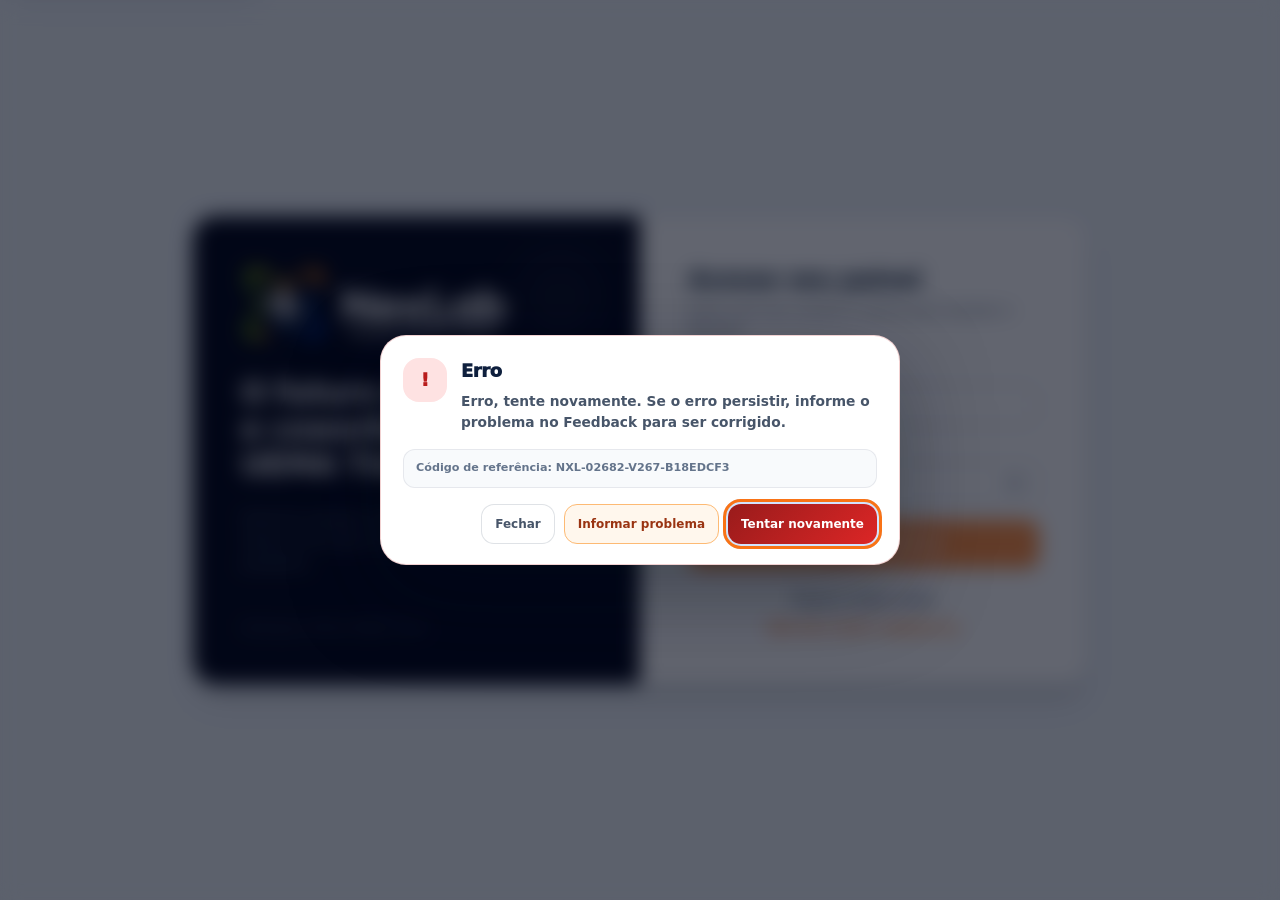
<file: index.html>
<!doctype html>
<html lang="pt-BR">
  <head>
    <meta charset="UTF-8" />
    <meta name="viewport" content="width=device-width, initial-scale=1.0, viewport-fit=cover" />
    <meta name="theme-color" content="#0B2A63" />
    <meta name="application-name" content="NexLab" />
    <meta name="nexlab-version" content="0.26.82" />
    <meta name="nexlab-revision" content="beta-0-26-82-teste-correcao-auditoria-20261126" />
    <meta name="mobile-web-app-capable" content="yes" />
    <meta name="apple-mobile-web-app-capable" content="yes" />
    <meta name="apple-mobile-web-app-status-bar-style" content="default" />
    <meta name="apple-mobile-web-app-title" content="NexLab" />
    <meta name="description" content="Gestão interna do Coworking Space UEMA Timon — projetos, equipes, agenda e operação do laboratório." />
    <meta name="referrer" content="strict-origin-when-cross-origin" />
    <meta http-equiv="Content-Security-Policy" content="default-src 'self'; base-uri 'self'; object-src 'none'; form-action 'self'; frame-src 'none'; script-src 'self'; style-src 'self' 'unsafe-inline'; img-src 'self' data: blob: https:; font-src 'self' data:; connect-src 'self' https://*.supabase.co wss://*.supabase.co https://*.r2.cloudflarestorage.com https://nexlab-communication.sampaiosanders71.workers.dev; worker-src 'self'; manifest-src 'self'; media-src 'none';" />
    <title>NexLab</title>
    <style id="nexlab-startup-shell-style">
      html,body,#root{min-height:100%;margin:0}body{background:#f5f6f8;color:#10233f;font-family:Arial,sans-serif}
      .nexlab-startup-shell{min-height:100vh;display:flex;align-items:center;justify-content:center;padding:28px;box-sizing:border-box;text-align:center}
      .nexlab-startup-card{width:min(360px,100%);display:grid;justify-items:center;gap:14px}
      .nexlab-startup-logo{width:112px;height:112px;object-fit:contain;border-radius:26px}
      .nexlab-startup-title{margin:0;font-size:22px}.nexlab-startup-status{margin:0;color:#52637b;line-height:1.5}
      .nexlab-startup-spinner{width:30px;height:30px;border:3px solid #d8e0eb;border-top-color:#0b2a63;border-radius:50%;animation:nexlabStartupSpin .8s linear infinite}
      .nexlab-startup-recovery{display:none;margin-top:4px;padding:14px;border:1px solid #d9e1eb;border-radius:14px;background:#fff}
      .nexlab-startup-recovery.is-visible{display:block}.nexlab-startup-retry{display:inline-block;margin-top:10px;padding:10px 16px;border-radius:10px;background:#0b2a63;color:#fff;text-decoration:none;font-weight:700}
      @keyframes nexlabStartupSpin{to{transform:rotate(360deg)}}@media(prefers-reduced-motion:reduce){.nexlab-startup-spinner{animation:none}}
    </style>
    <!-- NEXLAB Beta 0.26.82: Equipes e Tarefas integradas, com rolagem, responsividade e acessibilidade revisadas. -->
    <link rel="icon" type="image/png" sizes="192x192" href="./icons/nexlab-favicon-rounded.png?v=brand-r50" />
    <link rel="apple-touch-icon" sizes="180x180" href="./icons/apple-touch-icon.png?v=brand-r50" />
    <script src="./assets/nexlab-config.js?v=app-beta-0-26-82-teste-correcao-auditoria-20261126"></script>
    <script src="./assets/nexlab-release-identity.js?v=app-beta-0-26-82-teste-correcao-auditoria-20261126"></script>
    <script src="./assets/nexlab-module-recovery.js?v=app-beta-0-26-82-teste-correcao-auditoria-20261126"></script>
    <script src="./assets/nexlab-rpc-registry.js?v=app-beta-0-26-82-teste-correcao-auditoria-20261126"></script>
    <script src="./assets/nexlab-profile-preview.js?v=app-beta-0-26-82-teste-correcao-auditoria-20261126"></script>
    <script defer src="./assets/nexlab-admin-ui-guard.js?v=app-beta-0-26-82-teste-correcao-auditoria-20261126"></script>
    <link rel="manifest" href="./manifest.webmanifest?pwa=nexlab-identity-v2-20260926" />
    <link rel="preconnect" href="https://eahldhabwulnwhuwrhvc.supabase.co" crossorigin />
<link rel="modulepreload" href="./assets/nexlab-runtime-vendor.js?v=app-beta-0-26-82-teste-correcao-auditoria-20261126" />
    <link rel="modulepreload" href="./assets/nexlab-runtime-shared.js?v=app-beta-0-26-82-teste-correcao-auditoria-20261126" />
    <link rel="stylesheet" href="./assets/nexlab-entry-v02682.css?v=app-beta-0-26-82-teste-correcao-auditoria-20261126" />
    <style id="nexlab-agenda-mobile-critical-v02682">
      /* Emergency structural fallback: prevents the monthly Agenda from collapsing into a linear text list on mobile. */
      @media (max-width:767px){
        .nexlab-agenda-integrated-grid-v02682{display:grid!important;grid-template-columns:minmax(0,1fr)!important;width:100%!important;min-width:0!important}
        .nexlab-agenda-month-nav-v02682{display:grid!important;grid-template-columns:44px minmax(0,1fr) 44px!important;align-items:center!important;width:100%!important;min-width:0!important;background:#07284b!important}
        .nexlab-agenda-month-title-v02682 h3{color:#fff!important;-webkit-text-fill-color:#fff!important;opacity:1!important}
        .nexlab-agenda-calendar-grid-v02682{display:grid!important;grid-template-columns:repeat(7,minmax(0,1fr))!important;width:100%!important;min-width:0!important}
        .nexlab-agenda-weekday-v02682{display:flex!important;align-items:center!important;justify-content:center!important;min-width:0!important}
        .nexlab-agenda-day-v02682{display:flex!important;flex-direction:column!important;min-width:0!important;width:auto!important}
        .nexlab-agenda-day-indicators-v02682{display:flex!important;flex-direction:row!important;flex-wrap:nowrap!important}
        .nexlab-agenda-list-panel-v02682{display:flex!important;flex-direction:column!important;width:100%!important;min-width:0!important}
        .nexlab-agenda-day-group-items-v02682{display:grid!important;grid-template-columns:minmax(0,1fr)!important}
        .nexlab-agenda-activity-summary-v02682{display:grid!important;grid-template-columns:30px minmax(0,1fr) auto auto!important;min-width:0!important}
      }
    </style>
    <link rel="stylesheet" href="./assets/nexlab-history-maintenance-v02682.css?v=app-beta-0-26-82-teste-correcao-auditoria-20261126" />
    <script src="./assets/nexlab-bootstrap.js?v=app-beta-0-26-82-teste-correcao-auditoria-20261126"></script>
    <script src="./assets/nexlab-dialogs.js?v=app-beta-0-26-82-teste-correcao-auditoria-20261126"></script>
    <script src="./assets/nexlab-runtime-realtime-core.js?v=app-beta-0-26-82-teste-correcao-auditoria-20261126"></script>
    <script defer src="./assets/nexlab-update-manager.js?v=app-beta-0-26-82-teste-correcao-auditoria-20261126"></script>
    <script src="./assets/nexlab-runtime-realtime-hub.js?v=app-beta-0-26-82-teste-correcao-auditoria-20261126"></script>
    <script defer src="./assets/nexlab-push-navigation.js?v=app-beta-0-26-82-teste-correcao-auditoria-20261126"></script>
    <script defer src="./assets/nexlab-device-homologation.js?v=app-beta-0-26-82-teste-correcao-auditoria-20261126"></script>
    <script defer src="./assets/nexlab-release-gate.js?v=app-beta-0-26-82-teste-correcao-auditoria-20261126"></script>
    <script type="module" src="./assets/nexlab-user-preferences.js?v=app-beta-0-26-82-teste-correcao-auditoria-20261126"></script>
    <script defer src="./assets/nexlab-notification-sidebar-badge-v02682.js?v=app-beta-0-26-82-teste-correcao-auditoria-20261126"></script>
    <script type="module" crossorigin src="./assets/nexlab-runtime-app.js?v=app-beta-0-26-82-teste-correcao-auditoria-20261126"></script>
    <script type="module" src="./assets/nexlab-myday-dashboard-v02682.js?v=app-beta-0-26-82-teste-correcao-auditoria-20261126"></script>
    <script defer src="./assets/nexlab-visual.js?v=app-beta-0-26-82-teste-correcao-auditoria-20261126"></script>
    <script defer src="./assets/nexlab-project-comments-v02682.js?v=app-beta-0-26-82-teste-correcao-auditoria-20261126"></script>
    <script defer src="./assets/nexlab-team-workspace-v02682.js?v=app-beta-0-26-82-teste-correcao-auditoria-20261126"></script>
    <script defer src="./assets/nexlab-responsive-v02671.js?v=app-beta-0-26-82-teste-correcao-auditoria-20261126"></script>
    <!-- Recursos não críticos são ativados após a primeira renderização. -->
    <script defer src="./assets/nexlab-auth-security.js?v=app-beta-0-26-82-teste-correcao-auditoria-20261126"></script>
<script defer src="./assets/nexlab-coordinator-validation.js?v=app-beta-0-26-82-teste-correcao-auditoria-20261126"></script>
    <script defer src="./assets/nexlab-admin-homologation.js?v=app-beta-0-26-82-teste-correcao-auditoria-20261126"></script>
    <link rel="stylesheet" href="./assets/nexlab-accessibility-v02682.css?v=app-beta-0-26-82-teste-correcao-auditoria-20261126" />
    <link rel="stylesheet" href="./assets/nexlab-settings.css?v=app-beta-0-26-82-teste-correcao-auditoria-20261126" />
    <link rel="stylesheet" href="./assets/nexlab-notifications-history-v02682.css?v=app-beta-0-26-82-teste-correcao-auditoria-20261126" />
<link rel="stylesheet" href="./assets/nexlab-communication-timings.css">
<link rel="stylesheet" href="./assets/nexlab-system-monitor-interface.css?v=app-beta-0-26-82-teste-correcao-auditoria-20261126">
<link rel="stylesheet" href="./assets/nexlab-ui-corrections.css">
    <link rel="stylesheet" href="./assets/nexlab-settings-approved.css?v=app-beta-0-26-82-teste-correcao-auditoria-20261126" />
<link rel="stylesheet" href="./assets/nexlab-reports-module-v02682.css?v=app-beta-0-26-82-teste-correcao-auditoria-20261126">
<link rel="stylesheet" href="./assets/nexlab-asset-groups-v02682.css?v=app-beta-0-26-82-teste-correcao-auditoria-20261126">
<link rel="stylesheet" href="./assets/nexlab-usage-mode-v02682.css?v=app-beta-0-26-82-teste-correcao-auditoria-20261126">
<script type="module" src="./assets/nexlab-usage-mode-interface-v02682.js?v=app-beta-0-26-82-teste-correcao-auditoria-20261126"></script>
<link rel="stylesheet" href="./assets/nexlab-operational-summary-v02682.css?v=app-beta-0-26-82-teste-correcao-auditoria-20261126">
</head>
  <body>
    <div id="root">
      <main id="nexlab-startup-shell" class="nexlab-startup-shell" aria-live="polite">
        <section class="nexlab-startup-card">
          <img class="nexlab-startup-logo" src="./brand/nexlab-icon.webp?v=brand-r50" alt="NEXLAB" width="112" height="112" />
          <h1 class="nexlab-startup-title">Abrindo o NEXLAB</h1>
          <div class="nexlab-startup-spinner" aria-hidden="true"></div>
          <p class="nexlab-startup-status">Carregando a interface salva no aparelho...</p>
          <div id="nexlab-startup-recovery" class="nexlab-startup-recovery">
            <strong>A abertura está demorando mais que o esperado.</strong>
            <p>O carregamento continua em segundo plano. Tente novamente caso a interface não apareça; seus dados não serão apagados.</p>
            <a class="nexlab-startup-retry" href="./index.html?nexlabStartupRetry=1">Tentar novamente</a>
          </div>
        </section>
      </main>
    </div>
    <noscript>O NEXLAB precisa do JavaScript ativado para funcionar.</noscript>
  </body>
</html>
</file>
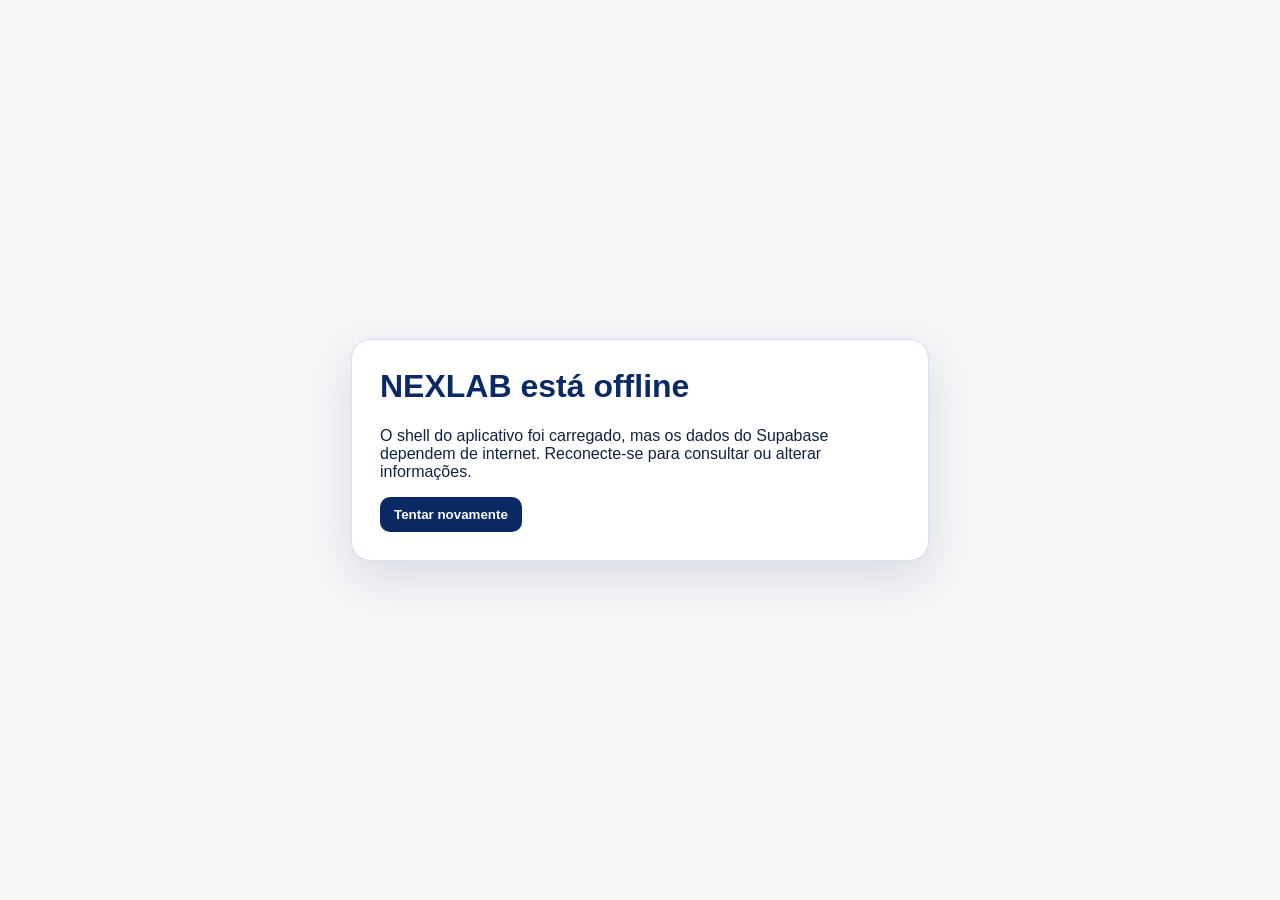
<file: offline.html>
<!doctype html><html lang="pt-BR"><head><meta charset="utf-8"><meta name="viewport" content="width=device-width,initial-scale=1"><meta name="theme-color" content="#0B2A63"><meta name="nexlab-version" content="0.26.82"><title>NEXLAB offline</title><style>body{font-family:Arial,sans-serif;margin:0;min-height:100vh;display:grid;place-items:center;background:#f5f6f8;color:#10233f}.card{max-width:520px;margin:20px;padding:28px;border:1px solid #d7e0ec;border-radius:20px;background:#fff;box-shadow:0 16px 44px rgba(16,35,63,.12)}h1{margin-top:0;color:#0b2a63}button{border:0;border-radius:10px;background:#0b2a63;color:#fff;padding:10px 14px;font-weight:700;cursor:pointer}</style></head><body><main class="card"><h1>NEXLAB está offline</h1><p>O shell do aplicativo foi carregado, mas os dados do Supabase dependem de internet. Reconecte-se para consultar ou alterar informações.</p><button type="button" onclick="location.reload()">Tentar novamente</button></main></body></html>
</file>
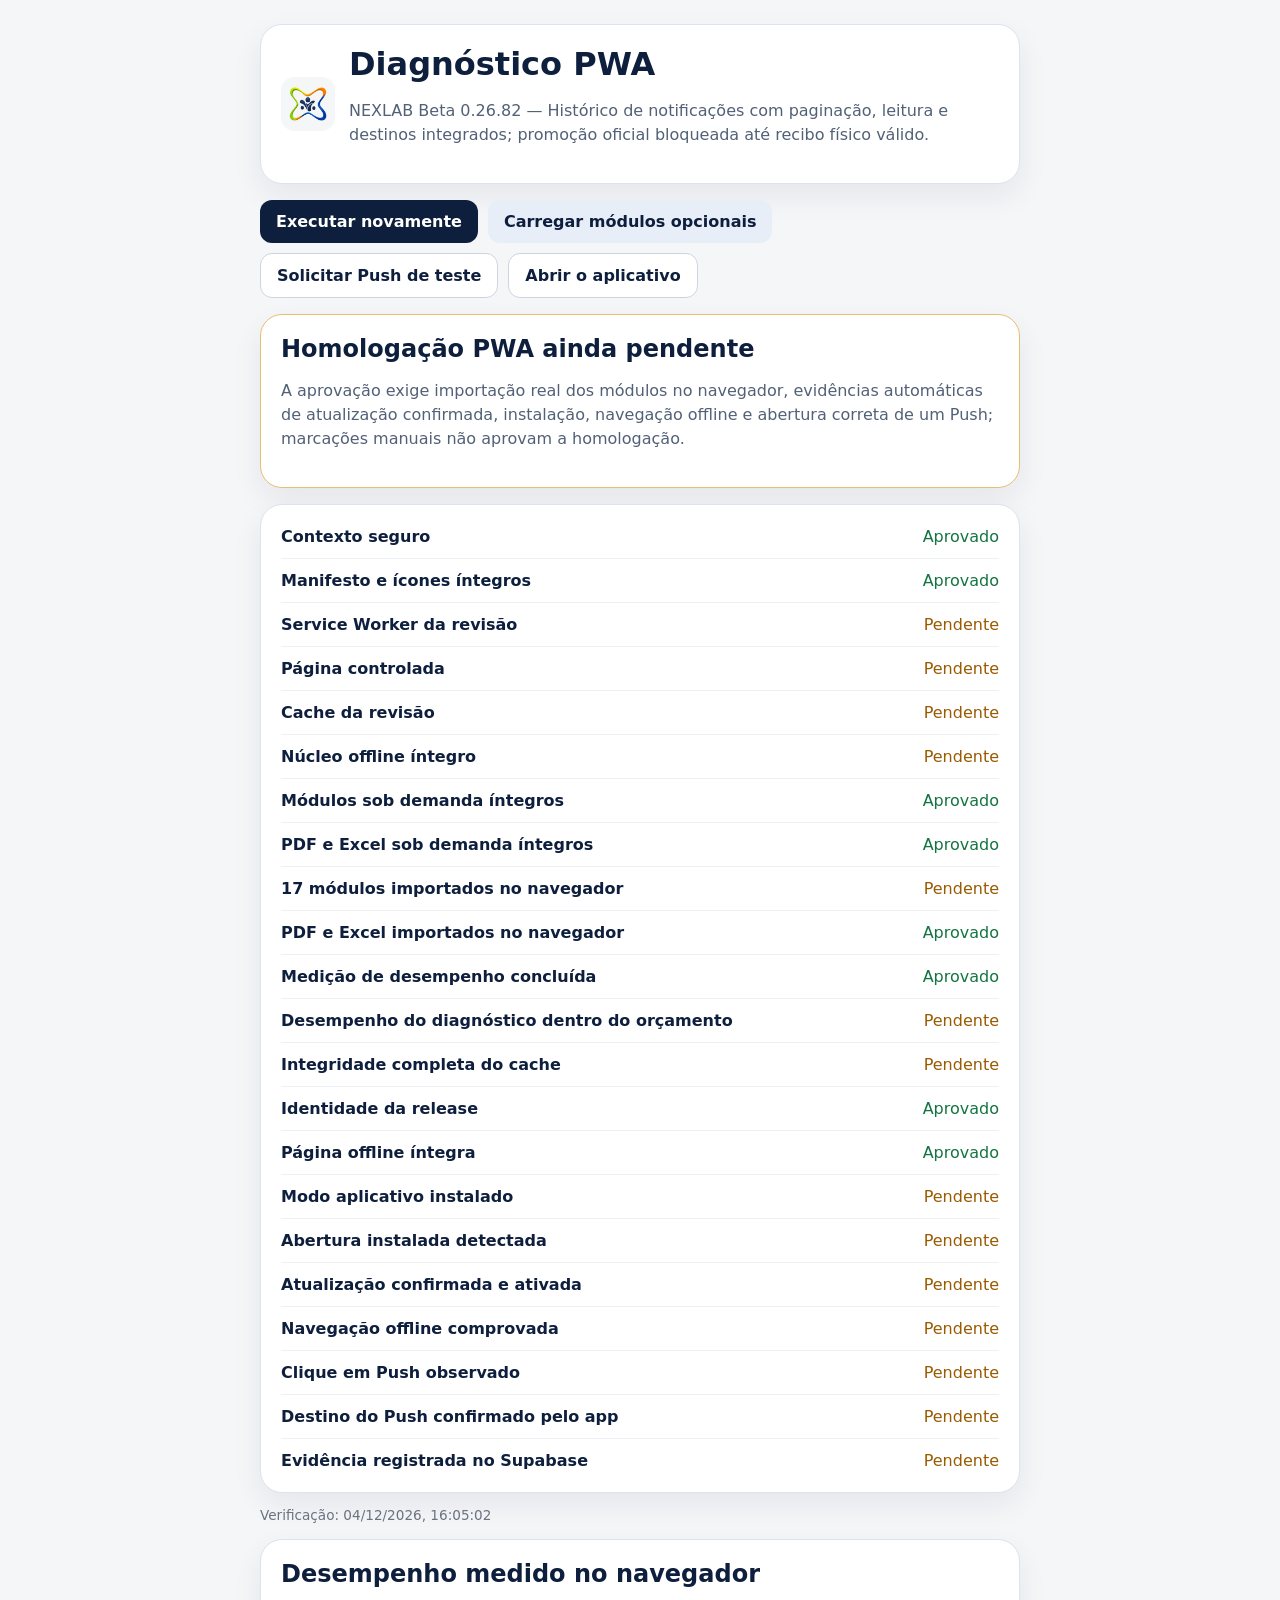
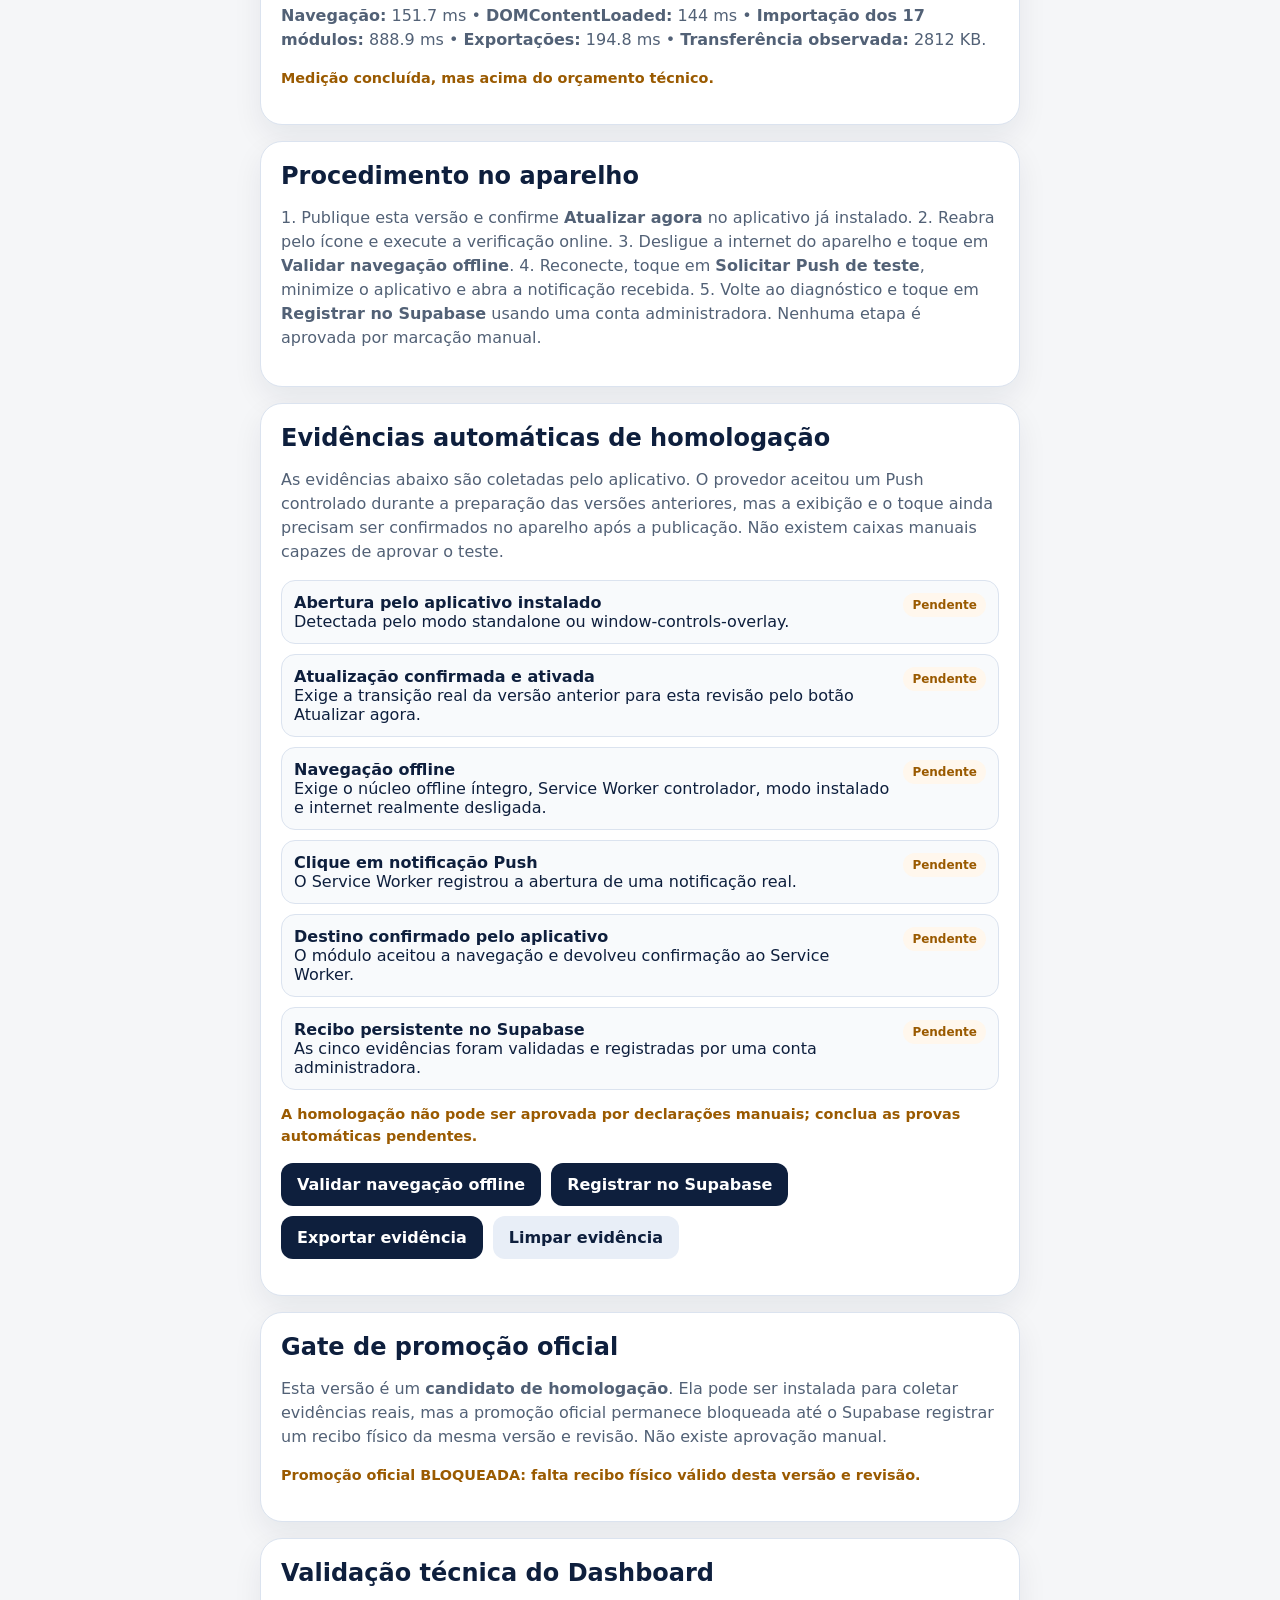
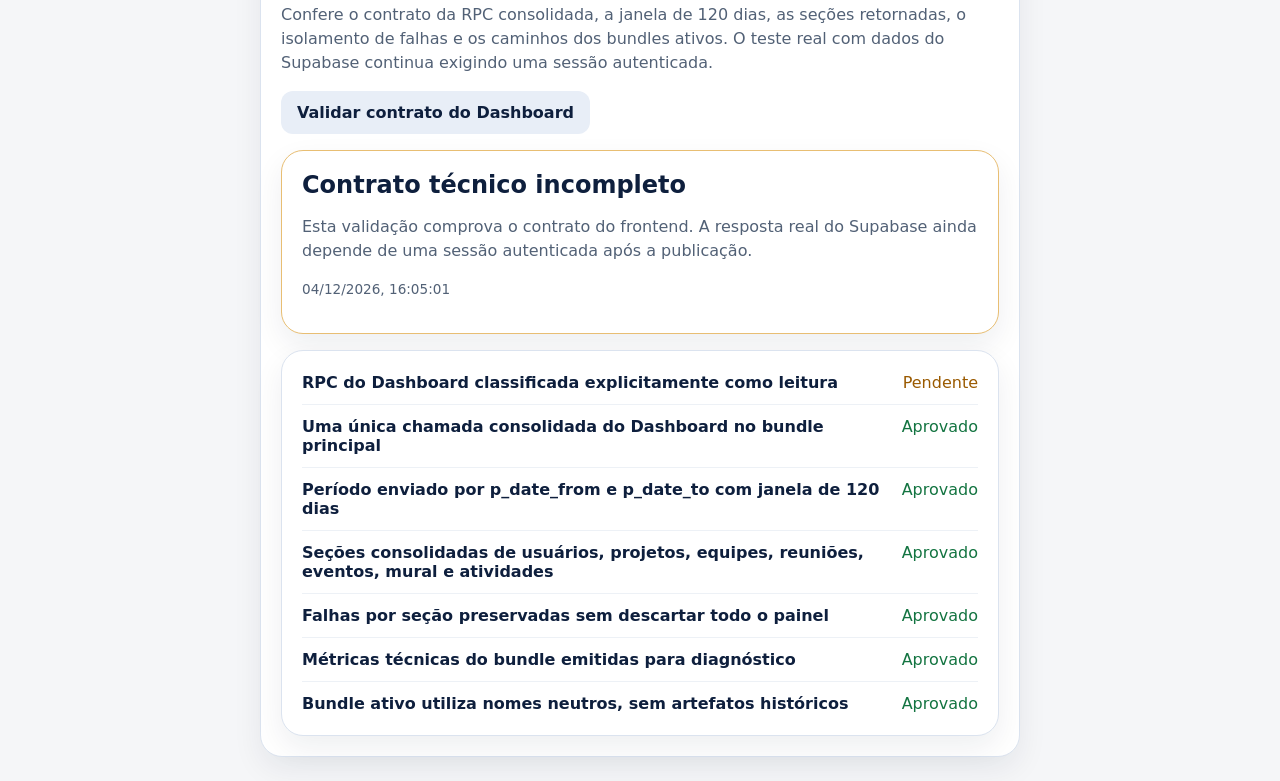
<file: pwa-check.html>
<!doctype html>
<html lang="pt-BR">
<head>
  <meta charset="UTF-8" />
  <meta name="viewport" content="width=device-width, initial-scale=1.0" />
  <meta name="robots" content="noindex,nofollow" />
  <meta name="theme-color" content="#0E1F3D" />
  <meta http-equiv="Content-Security-Policy" content="default-src 'self'; base-uri 'self'; object-src 'none'; form-action 'self'; script-src 'self'; style-src 'self' 'unsafe-inline'; img-src 'self' data:; connect-src 'self'; worker-src 'self'; manifest-src 'self';" />
  <title>Diagnóstico PWA — NEXLAB</title>
  <link rel="manifest" href="./manifest.webmanifest?pwa=nexlab-identity-v2-20260926" />
  <link rel="icon" href="./icons/nexlab-favicon-rounded.png?v=brand-r50" />
  <style>
    :root{font-family:Inter,system-ui,-apple-system,BlinkMacSystemFont,"Segoe UI",sans-serif;color:#0e1f3d;background:#f5f6f8}
    *{box-sizing:border-box} body{margin:0;min-height:100vh;padding:24px} main{max-width:760px;margin:0 auto}
    header,.summary,ul,.instructions{background:#fff;border:1px solid #dbe3ef;border-radius:22px;padding:20px;box-shadow:0 12px 30px rgba(14,31,61,.07)}
    header{display:flex;gap:14px;align-items:center;margin-bottom:16px} header img{width:54px;height:54px;border-radius:14px} h1,h2{margin:0} header p,.summary p,.instructions p{color:#526176;line-height:1.5}
    .actions{display:flex;flex-wrap:wrap;gap:10px;margin:16px 0} button,a{border:0;border-radius:12px;padding:12px 16px;font:inherit;font-weight:700;text-decoration:none;cursor:pointer} button{background:#0e1f3d;color:#fff} button.secondary{background:#e8eef7;color:#0e1f3d} button:disabled{opacity:.65;cursor:wait} a{background:#fff;color:#0e1f3d;border:1px solid #cbd5e1}
    .summary{margin-bottom:16px} .summary.ok{border-color:#86cfa6} .summary.pending{border-color:#e8be73}
    ul{list-style:none;margin:0;padding:10px 20px} li{display:flex;justify-content:space-between;gap:16px;padding:12px 0;border-bottom:1px solid #edf1f6} li:last-child{border-bottom:0} li.ok span{color:#137441} li.pending span{color:#9a5a00} .timestamp{font-size:.85rem;color:#6b7280}
    .instructions{margin-top:16px} code{background:#eef2f7;padding:2px 6px;border-radius:6px}.device-grid{display:grid;gap:10px;margin:14px 0}.device-check{display:flex;gap:10px;align-items:flex-start;padding:12px;border:1px solid #dbe3ef;border-radius:14px;background:#f8fafc}.device-check input{margin-top:3px;width:18px;height:18px}.device-status{font-size:.9rem;font-weight:800}.device-status.ok{color:#137441}.device-status.pending{color:#9a5a00}.evidence-pill{margin-left:auto;white-space:nowrap;font-size:.75rem;font-weight:900;padding:5px 9px;border-radius:999px}.evidence-pill.ok{background:#dcfce7;color:#137441}.evidence-pill.pending{background:#fff7ed;color:#9a5a00}
  </style>
  <script src="./assets/nexlab-release-identity.js?v=app-beta-0-26-82-teste-correcao-auditoria-20261126"></script>
  <script defer src="./assets/nexlab-pwa-readiness.js?v=app-beta-0-26-82-teste-correcao-auditoria-20261126"></script>
  <script defer src="./assets/nexlab-dashboard-readiness.js?v=app-beta-0-26-82-teste-correcao-auditoria-20261126"></script>
  <script defer src="./assets/nexlab-release-gate.js?v=app-beta-0-26-82-teste-correcao-auditoria-20261126"></script>
</head>
<body>
  <main>
    <header><img src="./icons/nexlab-192.png?v=brand-r50" alt="Ícone do NEXLAB" /><div><h1>Diagnóstico PWA</h1><p>NEXLAB Beta 0.26.82 — Histórico de notificações com paginação, leitura e destinos integrados; promoção oficial bloqueada até recibo físico válido.</p></div></header>
    <div class="actions"><button id="nexlab-run-pwa-check" type="button">Executar novamente</button><button id="nexlab-warm-pwa-assets" class="secondary" type="button">Carregar módulos opcionais</button><a href="./index.html?nexlabPushTest=1">Solicitar Push de teste</a><a href="./index.html">Abrir o aplicativo</a></div>
    <div id="nexlab-pwa-results" aria-live="polite"><section class="summary pending"><h2>Verificando...</h2><p>Aguarde a leitura do manifesto, Service Worker e cache.</p></section></div>
    <section class="instructions" id="nexlab-performance-results"><h2>Desempenho medido no navegador</h2><p>A medição será preenchida após a importação real dos módulos.</p></section>
    <section class="instructions"><h2>Procedimento no aparelho</h2><p>1. Publique esta versão e confirme <strong>Atualizar agora</strong> no aplicativo já instalado. 2. Reabra pelo ícone e execute a verificação online. 3. Desligue a internet do aparelho e toque em <strong>Validar navegação offline</strong>. 4. Reconecte, toque em <strong>Solicitar Push de teste</strong>, minimize o aplicativo e abra a notificação recebida. 5. Volte ao diagnóstico e toque em <strong>Registrar no Supabase</strong> usando uma conta administradora. Nenhuma etapa é aprovada por marcação manual.</p></section>
    <section class="instructions" id="nexlab-device-homologation"><h2>Evidências automáticas de homologação</h2><p>As evidências abaixo são coletadas pelo aplicativo. O provedor aceitou um Push controlado durante a preparação das versões anteriores, mas a exibição e o toque ainda precisam ser confirmados no aparelho após a publicação. Não existem caixas manuais capazes de aprovar o teste.</p><div class="device-grid"><div class="device-check"><span><strong>Abertura pelo aplicativo instalado</strong><br />Detectada pelo modo standalone ou window-controls-overlay.</span><span class="evidence-pill pending" data-evidence-status="installedLaunch">Pendente</span></div><div class="device-check"><span><strong>Atualização confirmada e ativada</strong><br />Exige a transição real da versão anterior para esta revisão pelo botão Atualizar agora.</span><span class="evidence-pill pending" data-evidence-status="updateActivation">Pendente</span></div><div class="device-check"><span><strong>Navegação offline</strong><br />Exige o núcleo offline íntegro, Service Worker controlador, modo instalado e internet realmente desligada.</span><span class="evidence-pill pending" data-evidence-status="offlineNavigation">Pendente</span></div><div class="device-check"><span><strong>Clique em notificação Push</strong><br />O Service Worker registrou a abertura de uma notificação real.</span><span class="evidence-pill pending" data-evidence-status="pushDisplayed">Pendente</span></div><div class="device-check"><span><strong>Destino confirmado pelo aplicativo</strong><br />O módulo aceitou a navegação e devolveu confirmação ao Service Worker.</span><span class="evidence-pill pending" data-evidence-status="pushDestination">Pendente</span></div><div class="device-check"><span><strong>Recibo persistente no Supabase</strong><br />As cinco evidências foram validadas e registradas por uma conta administradora.</span><span class="evidence-pill pending" data-evidence-status="serverReceipt">Pendente</span></div></div><p id="nexlab-device-homologation-status" class="device-status pending">Aguardando evidências automáticas.</p><div class="actions"><button id="nexlab-verify-offline-navigation" type="button">Validar navegação offline</button><button id="nexlab-sync-device-evidence" type="button">Registrar no Supabase</button><button id="nexlab-export-device-evidence" type="button">Exportar evidência</button><button id="nexlab-reset-device-evidence" class="secondary" type="button">Limpar evidência</button></div></section>


    <section class="instructions" id="nexlab-release-gate"><h2>Gate de promoção oficial</h2><p>Esta versão é um <strong>candidato de homologação</strong>. Ela pode ser instalada para coletar evidências reais, mas a promoção oficial permanece bloqueada até o Supabase registrar um recibo físico da mesma versão e revisão. Não existe aprovação manual.</p><p id="nexlab-release-gate-status" class="device-status pending">Promoção oficial BLOQUEADA: falta recibo físico válido desta versão e revisão.</p></section>

    <section class="instructions" id="nexlab-dashboard-readiness"><h2>Validação técnica do Dashboard</h2><p>Confere o contrato da RPC consolidada, a janela de 120 dias, as seções retornadas, o isolamento de falhas e os caminhos dos bundles ativos. O teste real com dados do Supabase continua exigindo uma sessão autenticada.</p><div class="actions"><button id="nexlab-run-dashboard-check" class="secondary" type="button">Validar contrato do Dashboard</button></div><div id="nexlab-dashboard-results" aria-live="polite"><section class="summary pending"><h2>Verificando...</h2><p>Aguardando leitura do bundle principal.</p></section></div></section>
  </main>
</body>
</html>
</file>
